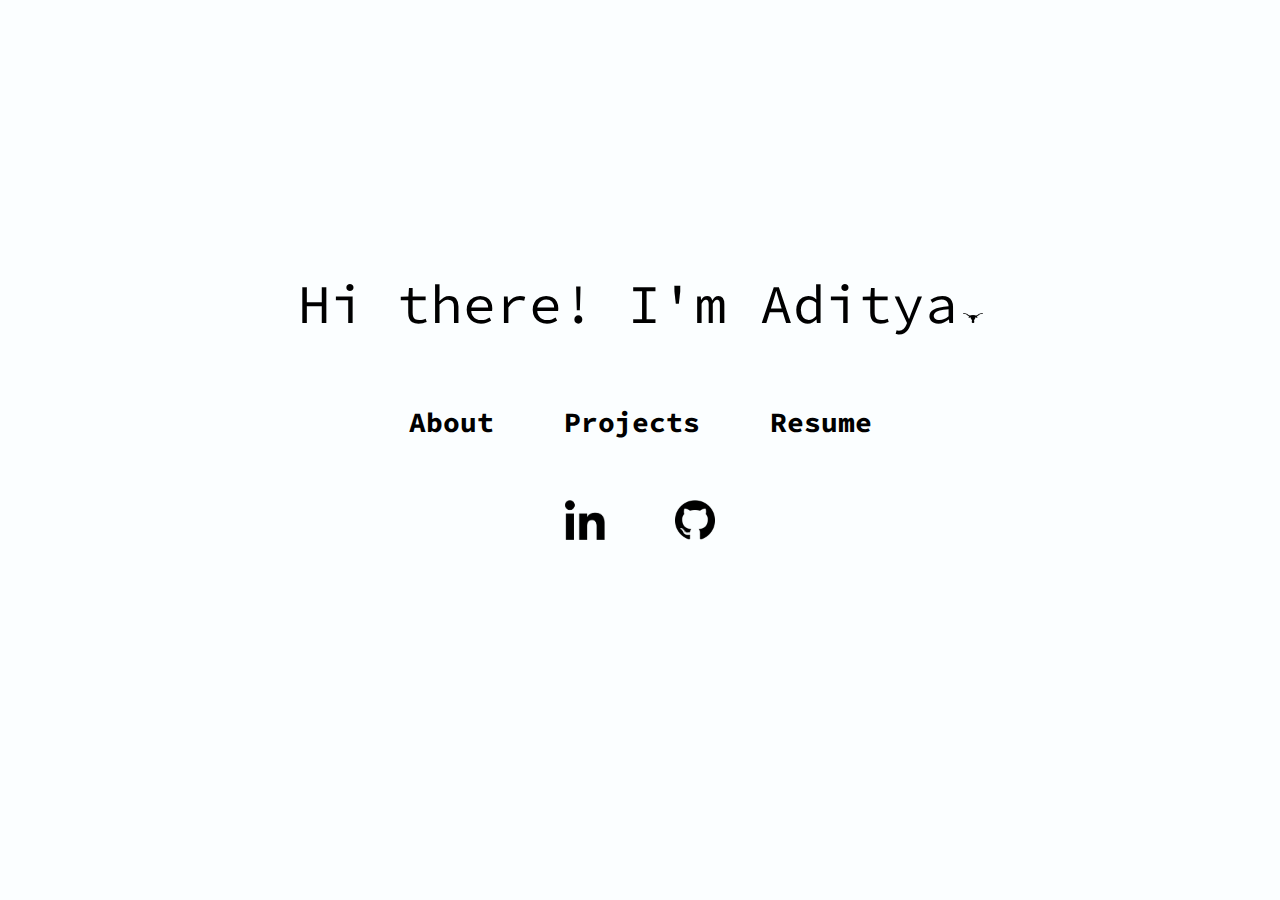
<file: index.html>
<!DOCTYPE html>

<html>
    <head>
        <link rel='stylesheet' href="css/standard.css">
        <link rel='stylesheet' href="css/nav_bar.css">
        <link rel="stylesheet" href="css/index.css">

        <link rel="preconnect" href="https://fonts.googleapis.com">
        <link rel="preconnect" href="https://fonts.gstatic.com" crossorigin> 
        <link href="https://fonts.googleapis.com/css2?family=Source+Code+Pro&family=Source+Sans+3&display=swap" rel="stylesheet"> 
    </head>
    <body>
        <h1>Hi there! I'm Aditya<span class="dot-replacement">.</span></h1>

        <div class='nav_links'>
            <a href='./sites/about.html'>About</a>
            <a href='sites/projects.html'>Projects</a>
            <a href='sites/resume.html'>Resume</a>
        </div>
        <div class='nav_links'>
            <a href='https://linkedin.com/in/aditya-n-03'><img id = "linkedin_image" src='images/linkedin_4.png'></a>
            <a href='https://github.com/adityanarayanan03'><img src='images/GitHub-Mark-Light-120px-plus.png'></a>
        </div>
    </body>
</html>
</file>
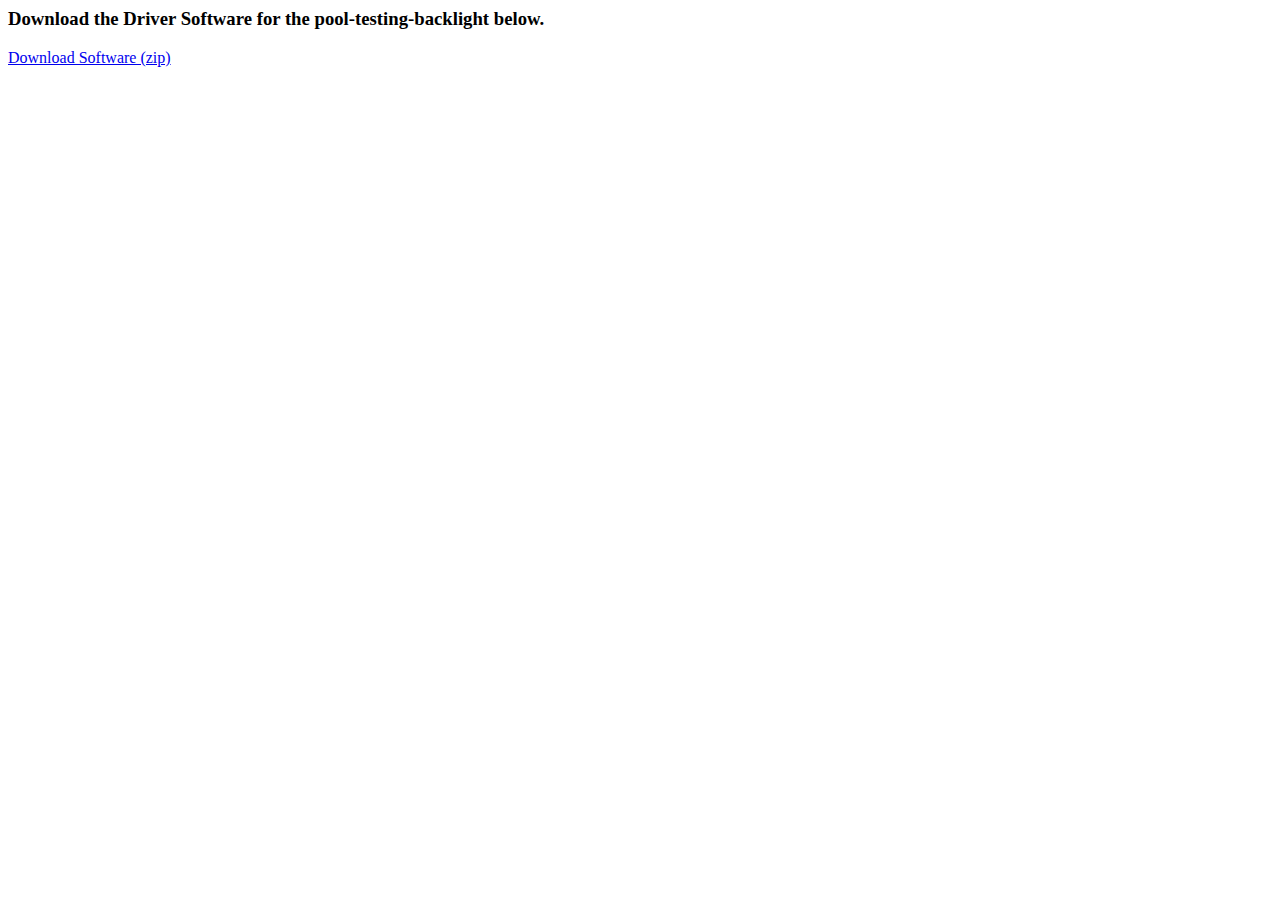
<file: downloads/pool_testing_backlight.html>
<!DOCTYPE html5>
<html>
<body>

<h3>Download the Driver Software for the pool-testing-backlight below.</h3>
  
<a href="pool_testing_backlight/exec_zip.zip" download="Pool Testing Backlight">Download Software (zip)</a>

</body>
</html>
</file>
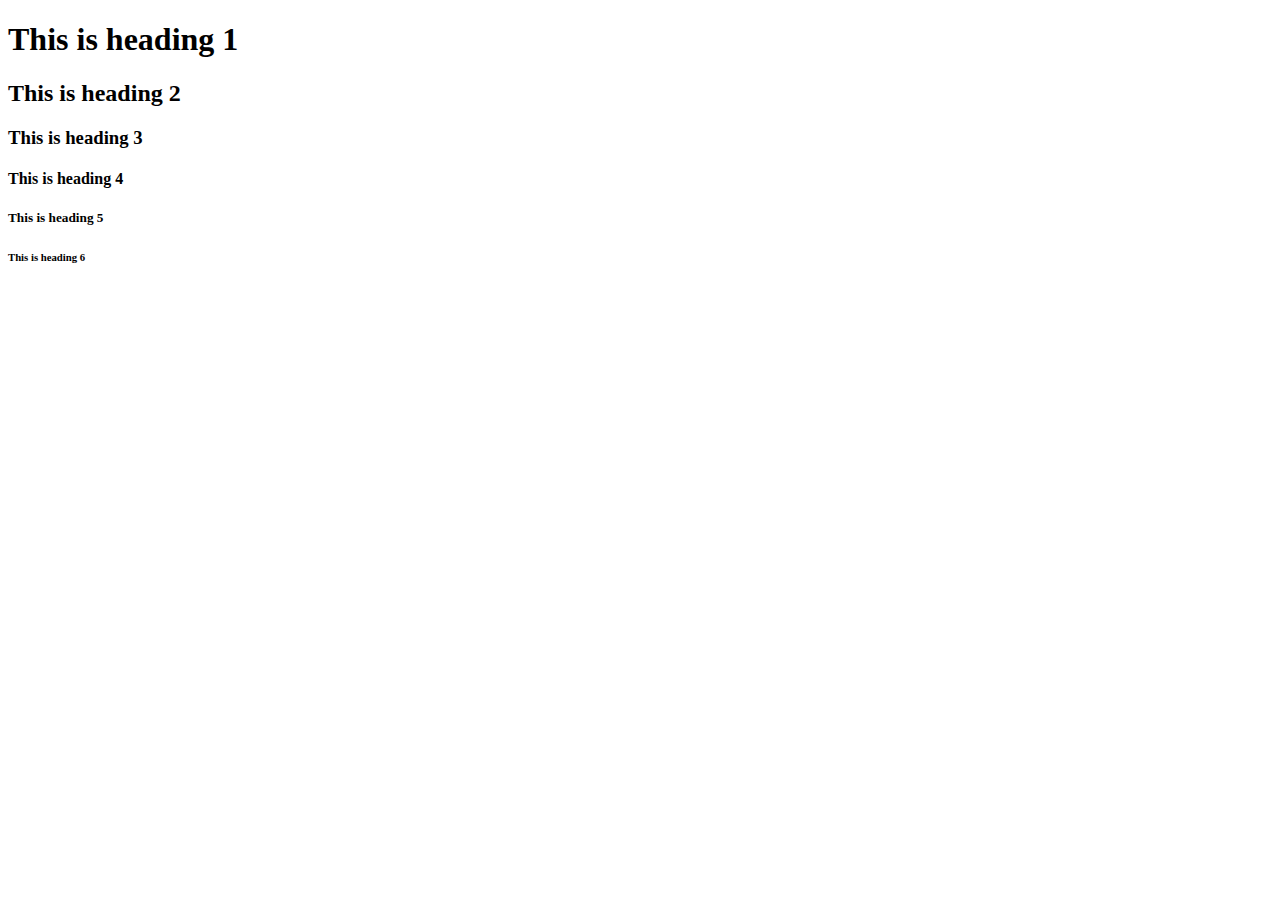
<file: files/test.html>
<!DOCTYPE html>
<html>
<body>

<h1>This is heading 1</h1>
<h2>This is heading 2</h2>
<h3>This is heading 3</h3>
<h4>This is heading 4</h4>
<h5>This is heading 5</h5>
<h6>This is heading 6</h6>

</body>
</html>
</file>
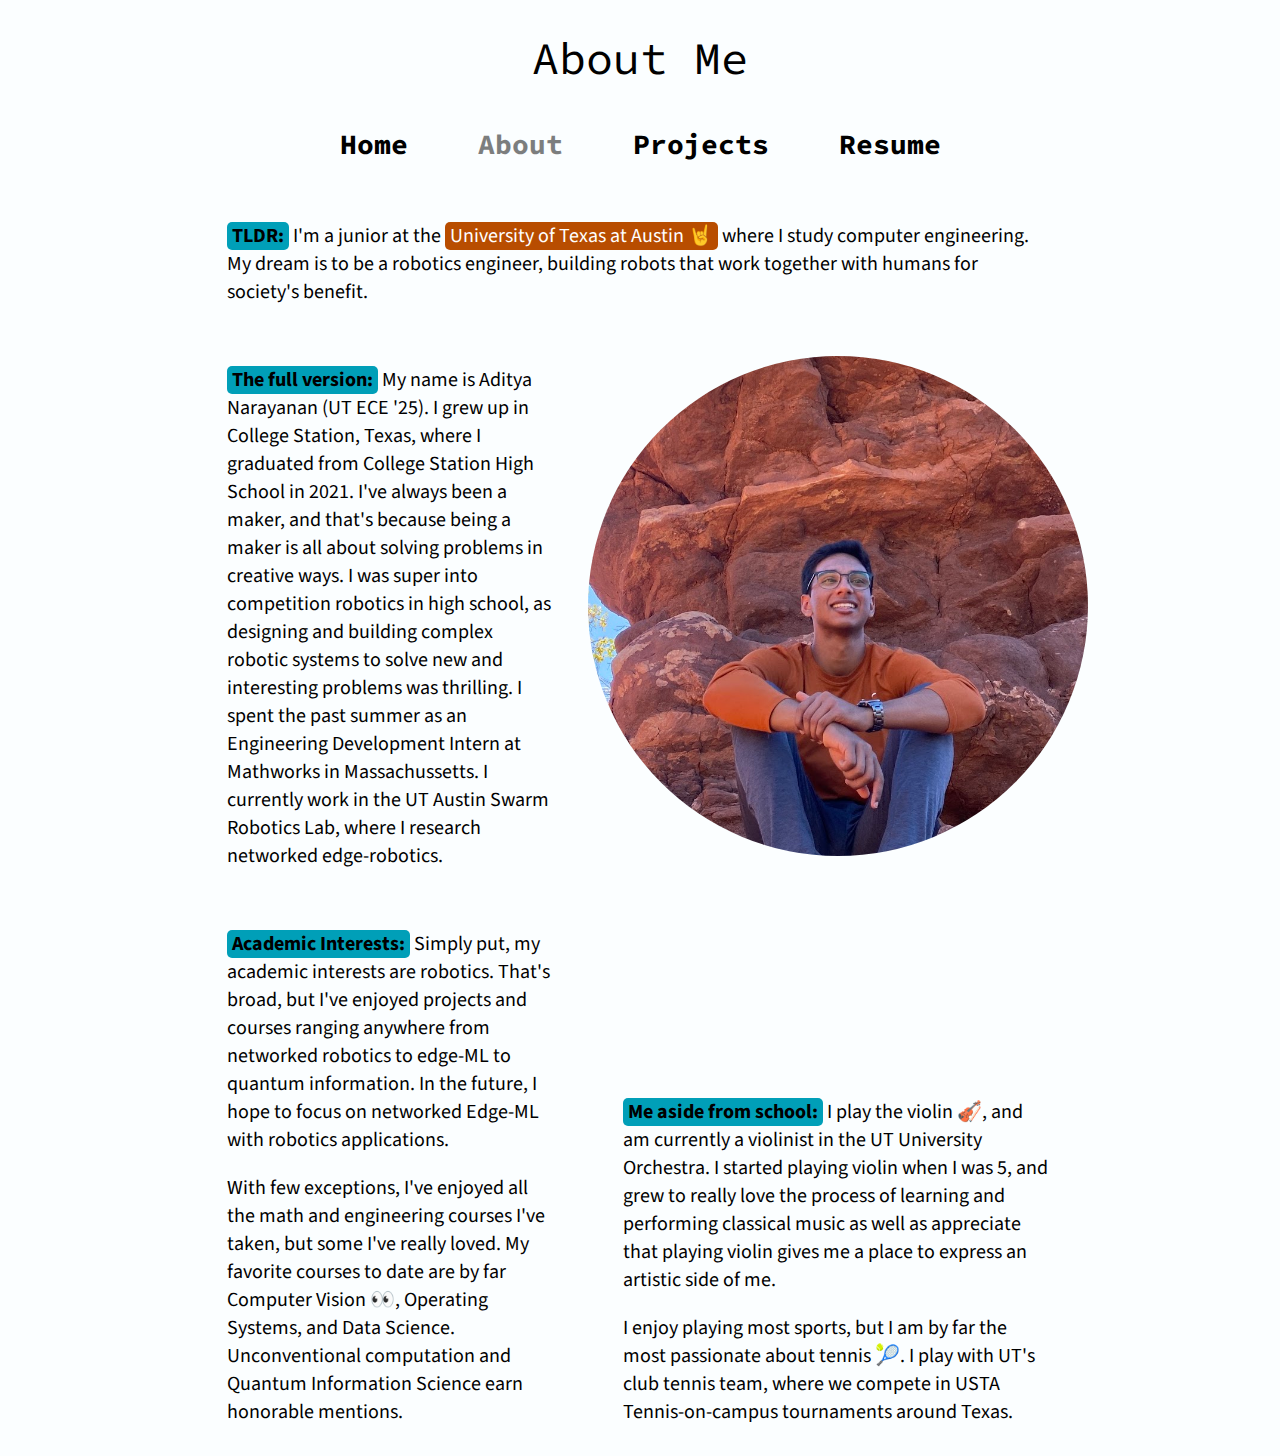
<file: sites/about.html>
<!DOCTYPE html>

<head>
    <link rel='stylesheet' href="../css/standard.css">
    <link rel='stylesheet' href="../css/nav_bar.css">
    <link rel='stylesheet' href="../css/about.css">
    <link rel="preconnect" href="https://fonts.googleapis.com">
    <link rel="preconnect" href="https://fonts.gstatic.com" crossorigin>
    <link href="https://fonts.googleapis.com/css2?family=Source+Sans+3&display=swap" rel="stylesheet">
    <link href="https://fonts.googleapis.com/css2?family=Source+Code+Pro&family=Source+Sans+3&display=swap" rel="stylesheet"> 
</head>

<body>
    <h1 id='title'>About Me</h1>

    <div class='nav_links'>
        <a href="../index.html">Home</a>
        <a href='' id='about'>About</a>
        <a href='projects.html'>Projects</a>
        <a href='resume.html'>Resume</a>
    </div>

    <div id='about_me_text'>
        <p class='text text_chunk' id="tldr"><span class="boxed_header">TLDR:</span> I'm a junior at the <span style="background-color:#B84D00; color: white; padding-left: 5px; padding-right: 5px; border-radius: 5px;">University of Texas at Austin 🤘</span> where I study computer engineering.
            My dream is to be a robotics engineer, building robots that work together with humans for society's benefit.
        </p>
        <p class='text text_chunk' id="full_version"><span class="boxed_header">The full version:</span> My name is Aditya Narayanan (UT ECE '25). 
                        I grew up in College Station, Texas, where I graduated from College Station High School in 2021. I've always been a maker, and that's because being a maker
                        is all about solving problems in creative ways. I was super into competition robotics in high school, as designing and building complex robotic systems
                        to solve new and interesting problems was thrilling. I spent the past summer as an Engineering Development Intern at Mathworks in Massachussetts. I currently work 
                        in the UT Austin Swarm Robotics Lab, where I research networked edge-robotics.
        </p>
        
        <div class="circular-landscape" id="image">
            <img src='../images/me.JPG'>
            <p id='hover_text'>&#x1F4CD; Garden of the Gods, Colorado Springs!</p>
        </div>

        <div class = "text_chunk" id="academic_interests">
            <p class="text"> <span class="boxed_header">Academic Interests:</span> Simply put, my academic interests are robotics. That's broad, but I've enjoyed projects and courses ranging anywhere 
                from networked robotics to edge-ML to quantum information. In the future, I hope to focus on networked Edge-ML with robotics applications.
            </p>
            <p class="text">
                With few exceptions, I've enjoyed all the math and engineering courses I've taken, but some I've really loved. My favorite 
                courses to date are by far Computer Vision &#x1F440;, Operating Systems, and Data Science. Unconventional computation and Quantum Information Science earn honorable mentions.
            </p>
        </div>

        <div class = "text_chunk" id="nonacademic_interests">
            <p class="text"><span class="boxed_header">Me aside from school:</span> I play the violin &#x1F3BB;, and am currently a violinist in the UT University Orchestra. I started playing violin when I was 5, and grew to 
                really love the process of learning and performing classical music as well as appreciate that playing violin gives me a place to 
                express an artistic side of me.
            </p>

            <p class="text">
                I enjoy playing most sports, but I am by far the most passionate about tennis &#x1F3BE;. I play with UT's club tennis team, where we compete in 
                USTA Tennis-on-campus tournaments around Texas.
            </p>
        </div>


    </div>

</body>
</file>
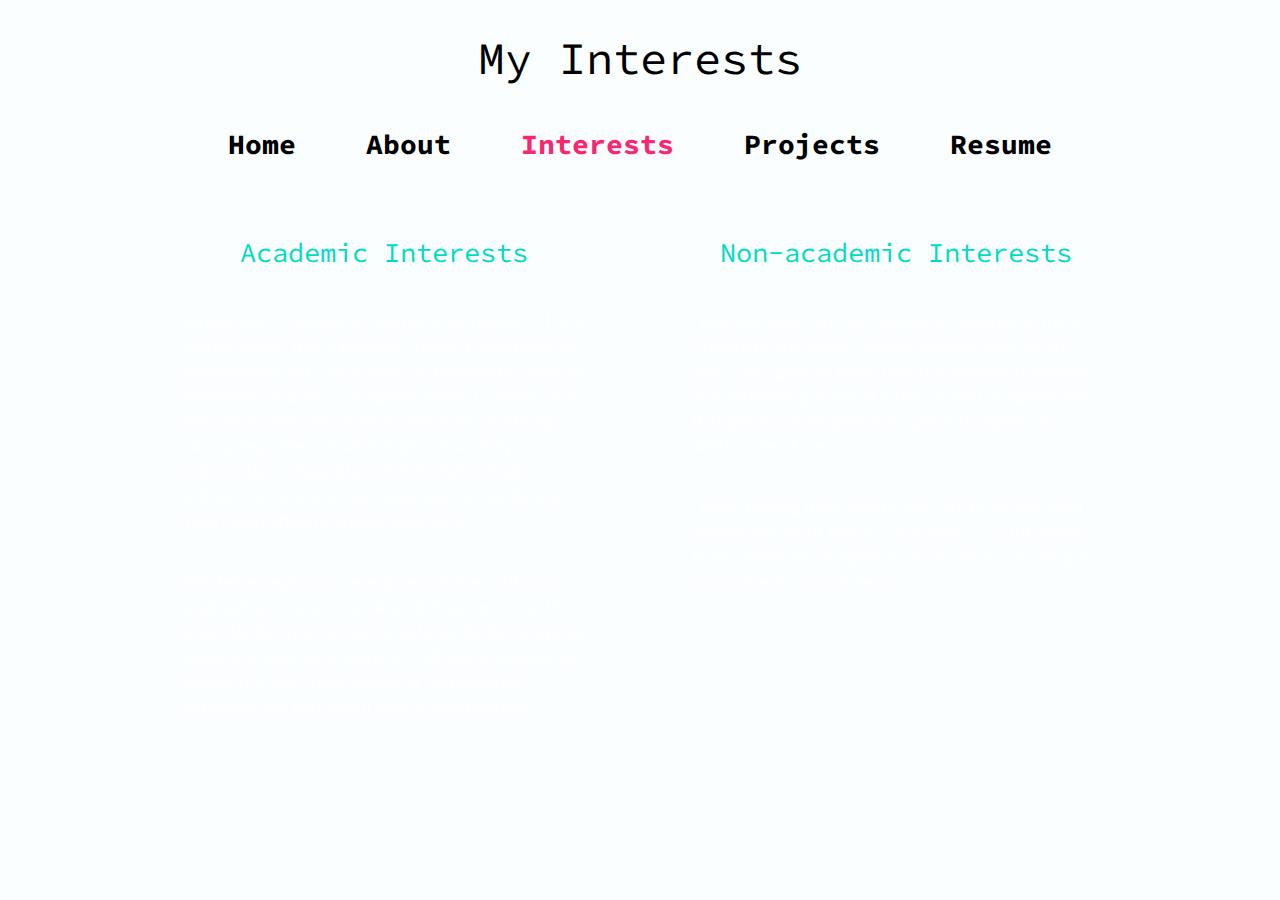
<file: sites/interests.html>
<!DOCTYPE html>

<head>
    <link rel='stylesheet' href="../css/standard.css">
    <link rel='stylesheet' href="../css/nav_bar.css">
    <link rel='stylesheet' href='../css/interests.css'>
    <link rel="preconnect" href="https://fonts.googleapis.com">
    <link rel="preconnect" href="https://fonts.gstatic.com" crossorigin>
    <link href="https://fonts.googleapis.com/css2?family=Source+Sans+3&display=swap" rel="stylesheet">
    <link href="https://fonts.googleapis.com/css2?family=Source+Code+Pro&family=Source+Sans+3&display=swap" rel="stylesheet">  
</head>

<body>
    <h1 id='title'>My Interests</h1>

    <div class='nav_links'>
        <a href="../index.html">Home</a>
        <a href='about.html' id='about'>About</a>
        <a href='' id = 'interests'>Interests</a>
        <a href='projects.html' id='projects'>Projects</a>
        <a href='resume.html'>Resume</a>
    </div>

    <div class="content">
        <div class = "interest_column" id="academic_interests">
            <h2>Academic Interests</h2>
            <p>Simply put, my academic interests are robotics. If that sounds broad, that's because I haven't committed to specialization yet. 
                I've worked on projects focusing on Networked Robotics, Computer Vision, Controls, and even Blockchain, and enjoyed them all. 
                One thing I can say regardless of what topic I'm working on, is: I build systems. Regardless of if it's Networked Robotics or 
                Controls, I am dedicated to combining theory with efficient implementations.
            </p>
            <p>
                With few exceptions, I've enjoyed all the math and engineering courses I've taken, but some I've really loved. My favorite 
                courses to date are by far Computer Vision and Operating Systems. Following closesly are Algorithms and Unconventional Computation (especially 
                the part about analog computation).
            </p>
        </div>

        <div class = "interest_column" id="nonacademic_interests">
            <h2>Non-academic Interests</h2>
                <p>I play the violin, and am currently a violinist in the UT University Orchestra. I started playing violin when I was 5, and grew to 
                    really love the process of learning and performing classical music as well as appreciate that playing violin gives me a place to 
                    express an artistic side of me.
                </p>

                <p>
                    I enjoy playing most sports, but I am by far the most passionate about tennis. I play with UT's club tennis team, where we compete in 
                    USTA Tennis-on-campus tournaments around Texas.
                </p>
        </div>

    </div>

</body>
</file>
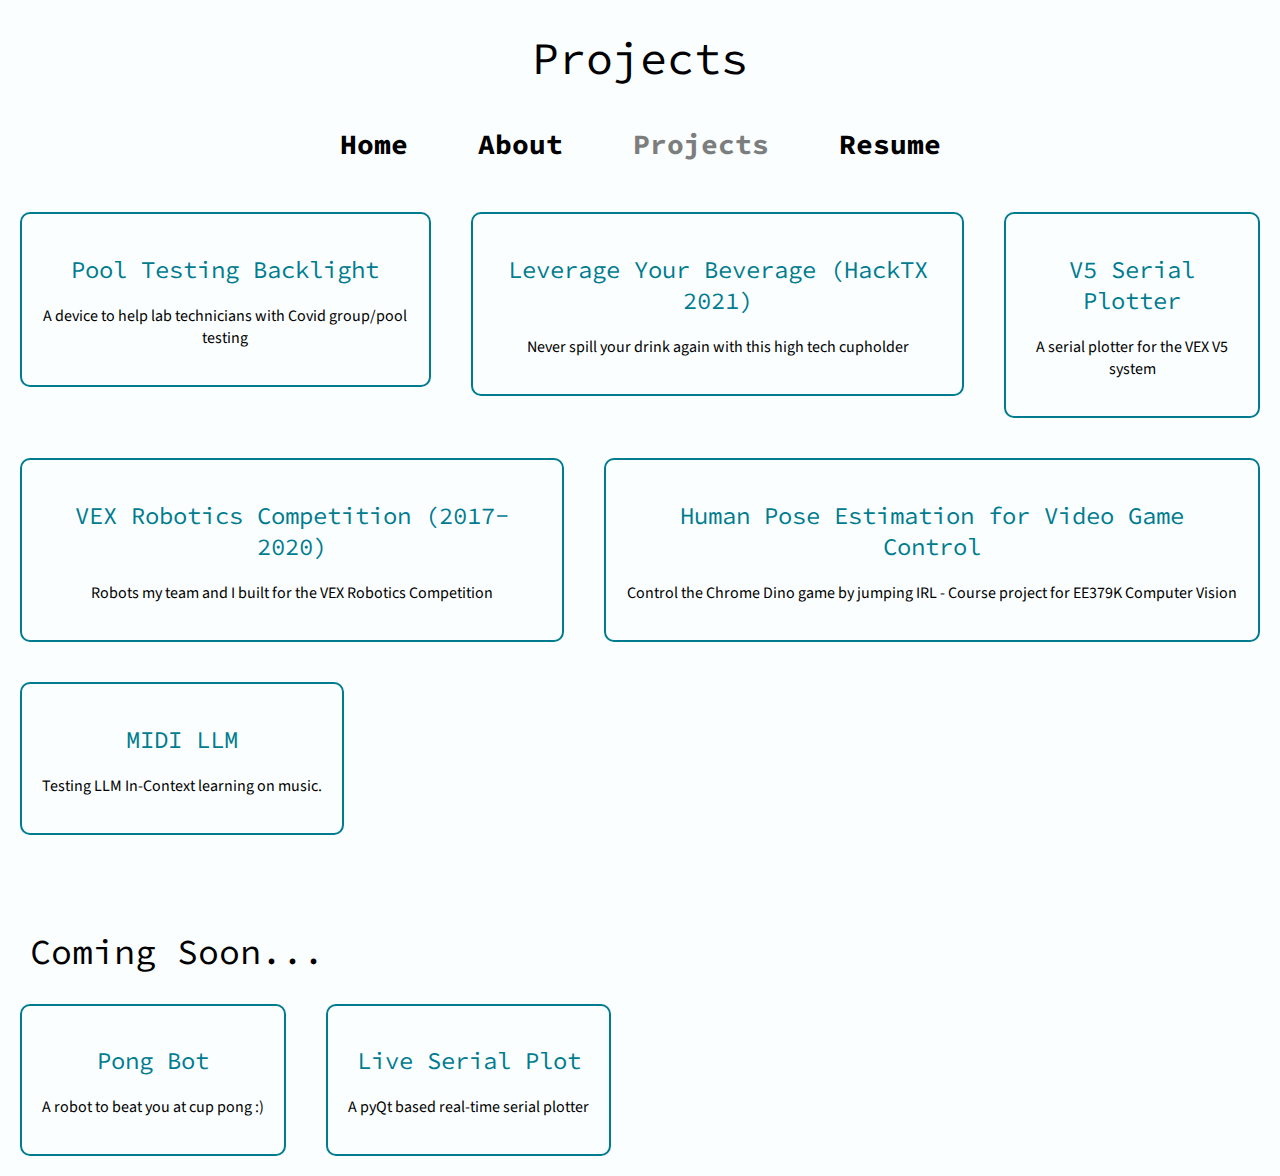
<file: sites/projects.html>
<!DOCTYPE html>

<head>
    <link rel='stylesheet' href="../css/standard.css">
    <link rel='stylesheet' href="../css/nav_bar.css">
    <link rel='stylesheet' href='../css/projects.css'>
    <link rel="preconnect" href="https://fonts.googleapis.com">
    <link rel="preconnect" href="https://fonts.gstatic.com" crossorigin>
    <link href="https://fonts.googleapis.com/css2?family=Source+Sans+3&display=swap" rel="stylesheet"> 
    <link href="https://fonts.googleapis.com/css2?family=Source+Code+Pro&family=Source+Sans+3&display=swap" rel="stylesheet"> 
</head>

<body>
    <h1 id='title'>Projects</h1>

    <div class='nav_links'>
        <a href="../index.html">Home</a>
        <a href='about.html' id='about'>About</a>
        <a href='' id='projects'>Projects</a>
        <a href='resume.html'>Resume</a>
    </div>

    <div class='main_body'>
        <div class='project_row'>
            <a href='https://github.com/adityanarayanan03/pool-testing-backlight'>
                <div class='project'>
                    <h2>Pool Testing Backlight</h2>
                    <p>A device to help lab technicians with Covid group/pool testing</p>
                    <!--<img src='../images/pool_testing_backlight.JPG'>-->
                </div>
            </a>
            <a href='https://devpost.com/software/leverage-your-beverage'>
                <div class='project'>
                    <!--<img src='../images/leverage_your_beverage.jpg'>-->
                    <h2>Leverage Your Beverage (HackTX 2021)</h2>
                    <p>Never spill your drink again with this high tech cupholder</p>
                </div>
            </a>
            <a href="https://github.com/adityanarayanan03/V5SerialPlotter">
                <div class='project'>
                    <!--<img src='../images/serial_plotter.jpg'>-->
                    <h2>V5 Serial Plotter</h2>
                    <p>A serial plotter for the VEX V5 system</p>
                </div>
            </a>
        </div>
        <div class='project_row'>
            <a href='vex_robotics.html'>
                <div class="project">
                    <!--<img src='../images/robotics.JPG'>-->
                    <h2>VEX Robotics Competition (2017-2020)</h2>
                    <p>Robots my team and I built for the VEX Robotics Competition</p>
                </div>
            </a>

            <a href = 'https://github.com/adityanarayanan03/EE379K'>
                <div class="project">
                    <h2>Human Pose Estimation for Video Game Control</h2>
                    <p>Control the Chrome Dino game by jumping IRL - Course project for EE379K Computer Vision</p>
                </div>
            </a>

        </div>

        <div class="project_row">
            <a>
                <div class="project">
                    <h2>MIDI LLM</h2>
                    <p>Testing LLM In-Context learning on music.</p>
                </div>
            </a>
        </div>

        <h1 id="sub_title">Coming Soon...</h1>

        <div class = "project_row">
            <a href="https://photos.app.goo.gl/hphGidhBL9ZUnUhp9">
                <div class="project">
                    <h2>Pong Bot</h2>
                    <p>A robot to beat you at cup pong :)</p>
                </div>
            </a>
            <a href="https://photos.app.goo.gl/e1yXFNtePbW3y2iLA">
                <div class="project">
                    <h2>Live Serial Plot</h2>
                    <p>A pyQt based real-time serial plotter</p>
                </div>
            </a>
        </div>
    </div>
</body>
</file>
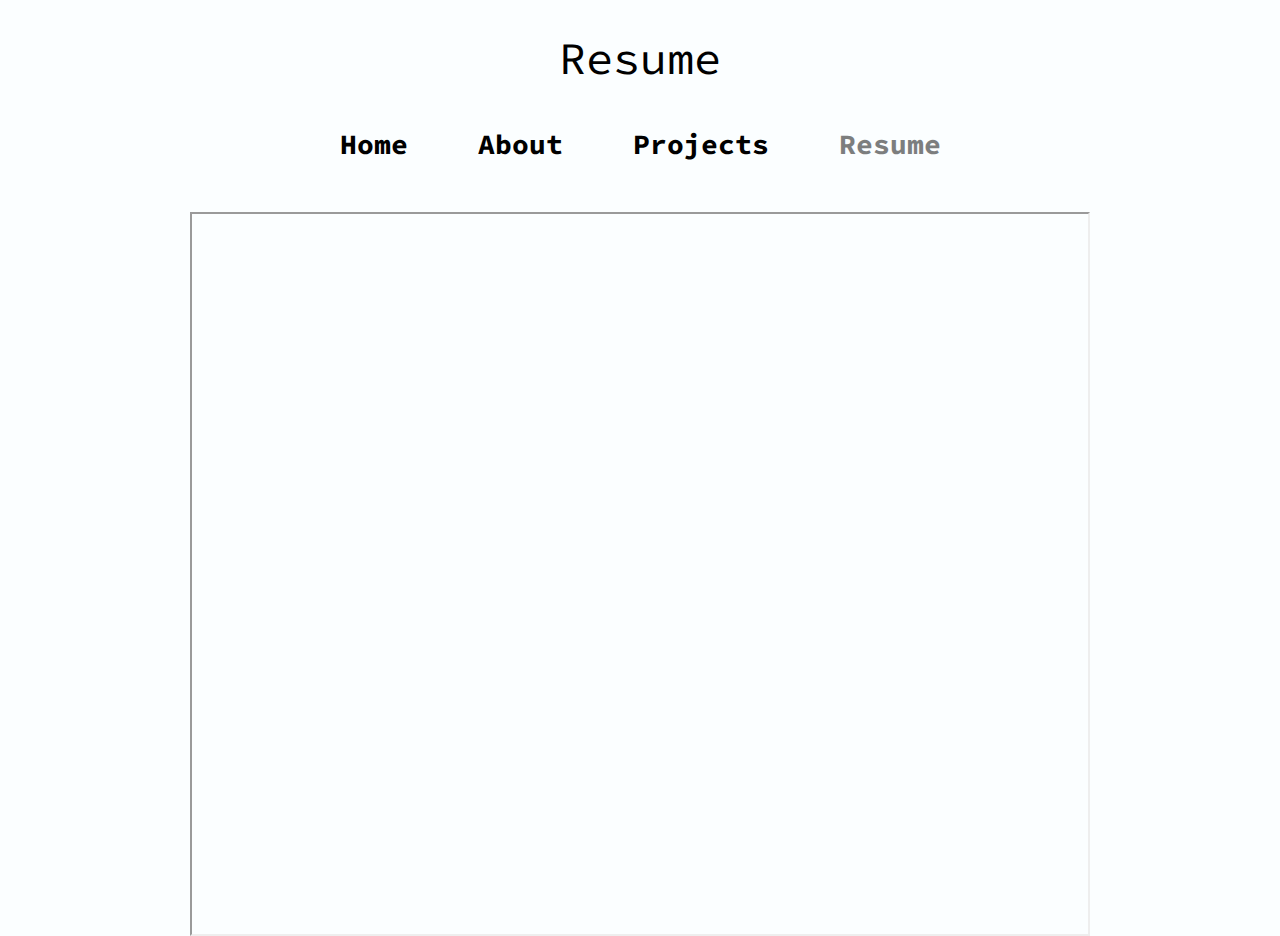
<file: sites/resume.html>
<!DOCTYPE html>

<head>
    <link rel='stylesheet' href="../css/standard.css">
    <link rel='stylesheet' href="../css/nav_bar.css">
    <link rel='stylesheet' href='../css/resume.css'>
    <link rel="preconnect" href="https://fonts.googleapis.com">
    <link rel="preconnect" href="https://fonts.gstatic.com" crossorigin> 
    <link href="https://fonts.googleapis.com/css2?family=Source+Code+Pro&family=Source+Sans+3&display=swap" rel="stylesheet"> 
</head>

<body>
    <h1 id='title'>Resume</h1>

    <div class='nav_links'>
        <a href="../index.html">Home</a>
        <a href='about.html' id='about'>About</a>
        <a href='projects.html'>Projects</a>
        <a href='' id="resume">Resume</a>
    </div>

    <div class='resume'>
        <iframe src='../files/resume_july_23.pdf'></iframe>
    </div>
</body>
</file>
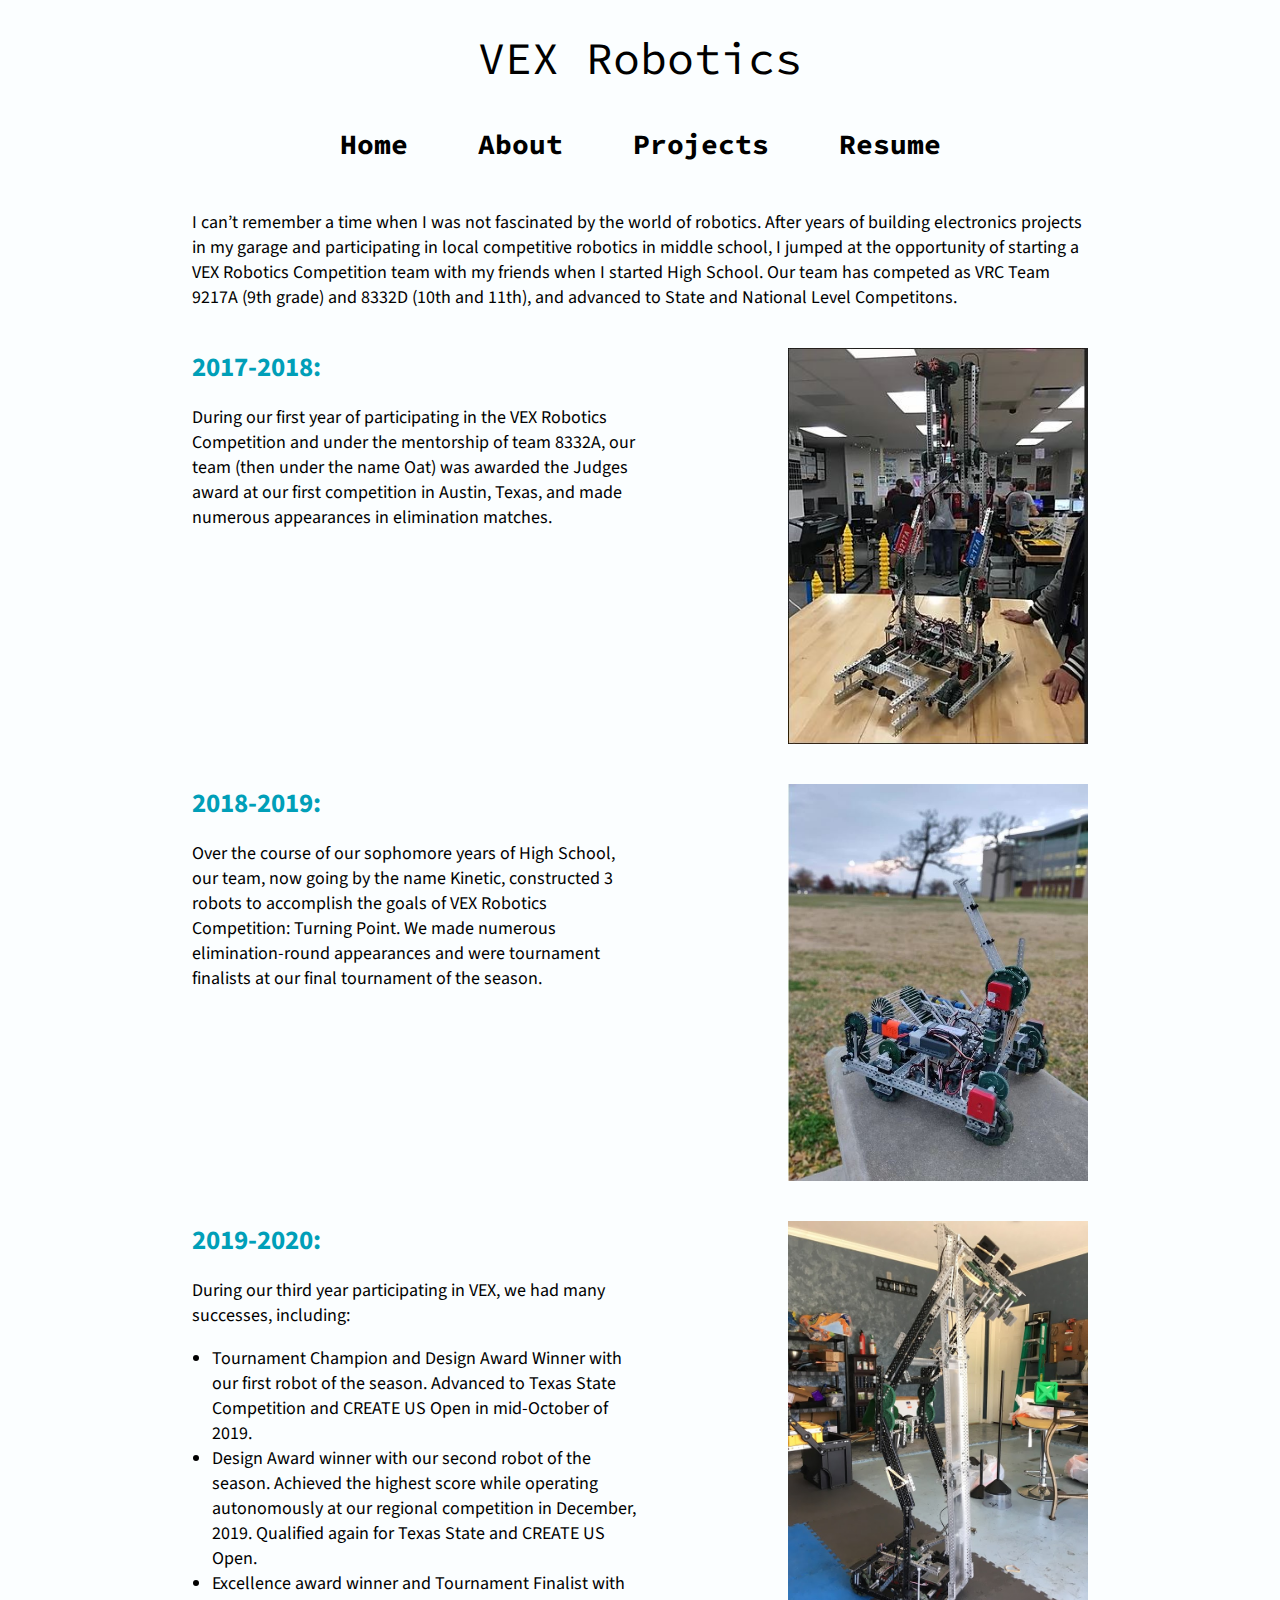
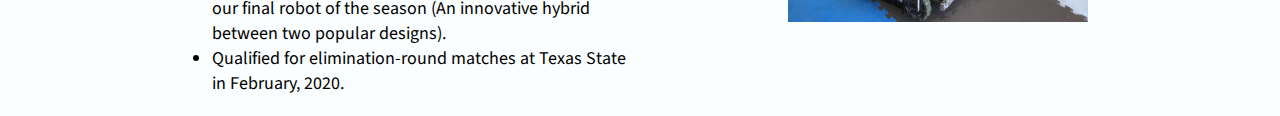
<file: sites/vex_robotics.html>
<!DOCTYPE html>

<head>
    <link rel='stylesheet' href="../css/standard.css">
    <link rel='stylesheet' href="../css/nav_bar.css">
    <link rel='stylesheet' href='../css/vex_robotics.css'>
    <link rel="preconnect" href="https://fonts.googleapis.com">
    <link rel="preconnect" href="https://fonts.gstatic.com" crossorigin>
    <link href="https://fonts.googleapis.com/css2?family=Source+Sans+3&display=swap" rel="stylesheet">
    <link href="https://fonts.googleapis.com/css2?family=Source+Code+Pro&family=Source+Sans+3&display=swap" rel="stylesheet"> 
</head>


<body>
    <h1 id='title'>VEX Robotics</h1>

    <div class='nav_links'>
        <a href="../index.html">Home</a>
        <a href='about.html' id='about'>About</a>
        <a href='projects.html' id='projects'>Projects</a>
        <a href='resume.html'>Resume</a>
    </div>

    <div class='main_content'>
        <p>I can’t remember a time when I was not fascinated by the world of robotics. 
            After years of building electronics projects in my garage and participating in local competitive robotics in middle school, 
            I jumped at the opportunity of starting a VEX Robotics Competition team with my friends when I started High School. 
            Our team has competed as VRC Team 9217A (9th grade) and 8332D (10th and 11th), and advanced to State and National Level Competitons.
        </p>


        <div class='year'>
            <div class='text'>
                <h2>2017-2018:</h2>
                <p>During our first year of participating in the VEX Robotics Competition and under the mentorship of team 8332A, 
                    our team (then under the name Oat) was awarded the Judges award at our first competition in Austin, Texas, and made numerous appearances in elimination matches.
                </p>
            </div>
            <div class = 'image'>
                <img id='in_the_zone' src='../images/InTheZone.JPG'>
            </div>
        </div>

        <div class='year'>
            <div class='text'>
                <h2>2018-2019:</h2>
                <p>Over the course of our sophomore years of High School, our team, now going by the name Kinetic, constructed 3 robots to accomplish the goals of 
                    VEX Robotics Competition: Turning Point. We made numerous elimination-round appearances and were tournament finalists at our final tournament of the season.
                </p>
            </div>
            <div class = 'image'>
                <img id='in_the_zone' src='../images/TurningPoint.JPG'>
            </div>
        </div>

        <div class='year'>
            <div class='text'>
                <h2>2019-2020:</h2>
                <p>During our third year participating in VEX, we had many successes, including:</p>
                <div id='list'>
                    <li>Tournament Champion and Design Award Winner with our first robot of the season. Advanced to Texas State Competition and CREATE US Open in mid-October of 2019.</li>
                    <li>Design Award winner with our second robot of the season. Achieved the highest score while operating autonomously at our regional competition in December, 2019. 
                        Qualified again for Texas State and CREATE US Open.
                    </li>
                    <li>Excellence award winner and Tournament Finalist with our final robot of the season (An innovative hybrid between two popular designs).</li>
                    <li>Qualified for elimination-round matches at Texas State in February, 2020.</li>
                </div>
            </div>
            <div class = 'image'>
                <img id='in_the_zone' src='../images/IMG_2645.JPG'>
            </div>
        </div>
    </div>
</body>
</file>
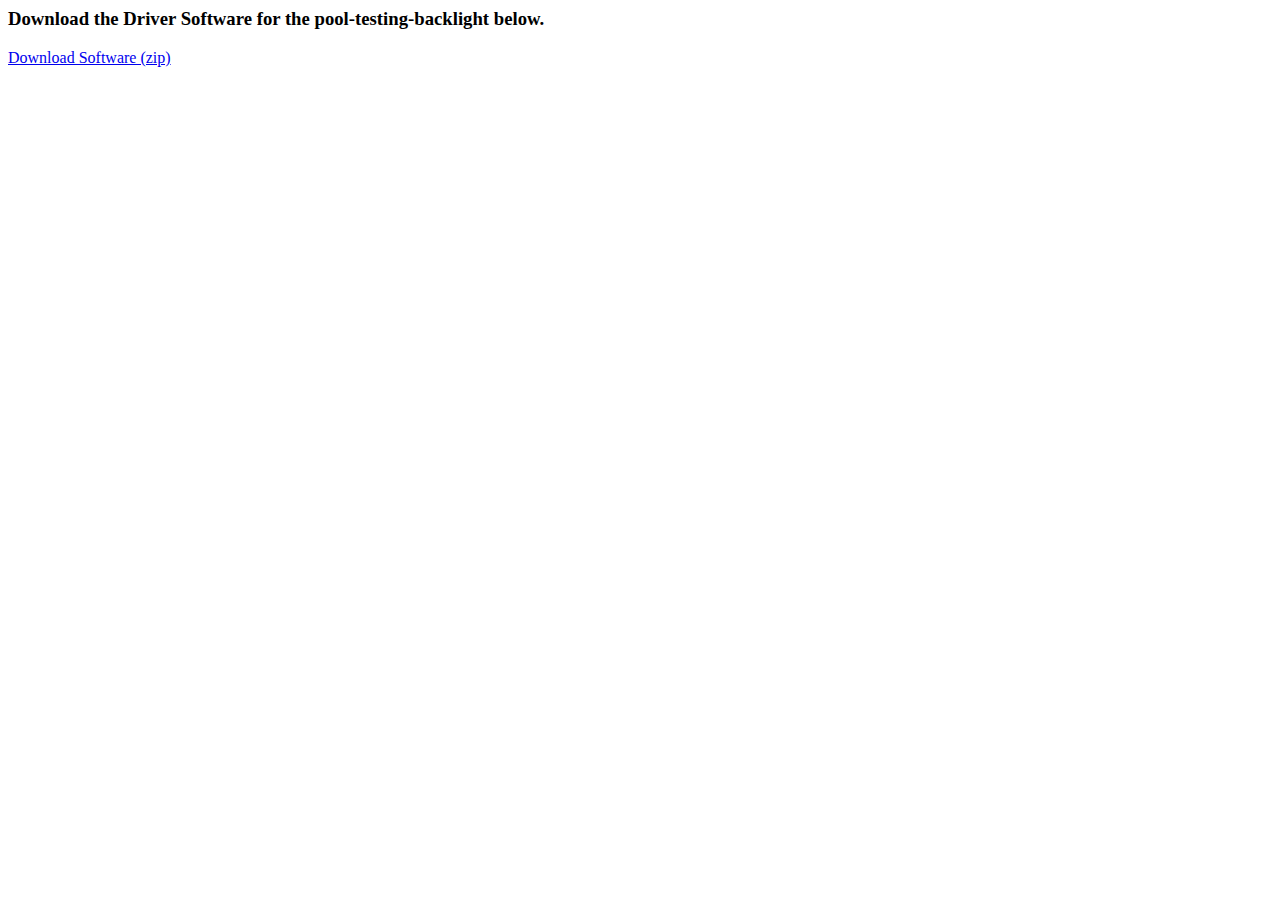
<file: projects/pool_testing_backlight/pool_testing_backlight.html>
<!DOCTYPE html5>
<html>

<body>

    <h3>Download the Driver Software for the pool-testing-backlight below.</h3>

    <a href="exec_zip.zip" download="Pool Testing Backlight">Download Software (zip)</a>

</body>

</html>
</file>
<file: css/standard.css>
:root {
    --background-color: #FBFEFF;
    --text-color: #000000;
    --accent-1: #B84D00;
    --accent-2: #009FB8;
    --accent-3: #007C8F;
    --image-colors: invert(180);
}

body {
    background-size: cover;
    background-color: var(--background-color);
    margin: 0px;
    min-height: 90vh;
}

#title {
    color: var(--text-color);
    display: grid;
    place-content: center;
    font-weight: normal;
    font-size: 45px;
    margin-bottom: 10px;
    font-family: 'Source Code Pro', monospace;
}

#sub_title {
    color: var(--text-color);
    display: grid;
    justify-content: center;
    font-weight: normal;
    font-size: 35px;
    margin-bottom: 10px;
    font-family: 'Source Code Pro', monospace;
}
</file>
<file: css/nav_bar.css>
@import url(standard.css);

.nav_links {
    /*font-family: Brandon Text,-apple-system,BlinkMacSystemFont,Segoe UI,Roboto,Oxygen-Sans,Ubuntu,Cantarell,Helvetica Neue,sans-serif;*/
    font-family: "Source Code Pro", monospace;
    text-align: center;
    font-weight: bold;
}

.nav_links a {
    display:inline-block;
    padding-left: 10px;
    padding-right: 10px;
    padding-top: 0px;
    padding-bottom: 2px;

    margin-left: 20px;
    margin-right: 20px;
    margin-top: 30px;
    margin-bottom:28px;
    font-size: 28px;
    text-decoration: none;
    color: var(--text-color);
}

.nav_links a:hover {
    /*background-color: var(--accent-1);
    color: white;
    border-radius:5px;*/
    opacity: 0.5;
}

.nav_links>a>img {
    height: 40px;
    width: 40px;
}
</file>
<file: css/index.css>
@import url(standard.css);

img {
    filter: var(--image-colors);
}

body {
    display: grid;
    place-content: center;
}

h1 {
    font-size: clamp(1rem, 3vw + 1rem, 4rem);
    position: relative;
    font-family: "Source Code Pro", monospace;
    width: max-content;
    color: var(--text-color);
    font-weight: normal;
}

.dot-replacement{
    display: inline-block;
    background: url("../images/longhorn-transparent.png") no-repeat;
    width: 20px;
    height: 20px;
    background-size: contain;
    text-indent: -9999px;
    vertical-align: bottom;
    margin-left: 5px;
    margin-bottom: 5px;
    filter: var(--image-colors);
}
</file>
<file: css/about.css>
@import url(standard.css);

body {
    font-family: 'Source Code Pro', monospace;
}

#about_me_text {
    font-family: 'Source Sans 3', sans-serif;
    font-size: 20px;
    display: grid;
    grid-template-columns: 1fr 1fr;
    grid-template-rows: auto;
    place-content: center;
    justify-content: center;
    width: 70vw;
    text-align: left;
    margin: auto;
}

.text {
    color: var(--text-color);
}

.circular-landscape>img{
    width: auto;
    height: 100%;
    margin-left: -125px;
}

.circular-landscape:hover img{
    opacity: 0.4;
}

.circular-landscape:hover #hover_text {
    display: inline-block;
    opacity: 1;
}

.circular-landscape{
    display: inline-block;
    position: relative;
    width: 500px;
    height: 500px;
    overflow: hidden;
    border-radius: 50%;

    margin: 20px auto;

    grid-column-start: 2;
    grid-column-end: -1;
    grid-row-start: 2;
    grid-row-end: 4;
}

#hover_text {
    display: none;
    color: var(--text-color);
    position: absolute;
    top: 50%; /* Center vertically */
    left: 50%; /* Center horizontally */
    transform: translate(-50%, -50%); /* Center precisely */
    text-align: center;
}


#about {
    /*background-color: var(--accent-1);
    color: white;
    border-radius: 5px;*/
    opacity: 0.5;
}

#tldr {
    grid-column-start: 1;
    grid-column-end: -1;

    grid-row-start: 1;
    grid-row-end: 2;
}

#full_version {
    grid-column-start: 1;
    grid-column-end: 2;

    grid-row-start: 2;
    grid-row-end: 3;
}

#academic_interests{
    grid-column-start: 1;
    grid-column-end: 2;

    grid-row-start: 3;
    grid-row-end: 5;
}

#nonacademic_interests{
    grid-column-start: 2;
    grid-column-end: -1;

    grid-row-start: 4;
    grid-row-end: 5;
}

.text_chunk{
    padding-top: 10px;
    padding-bottom: 10px;
    padding-left: 20px;
    padding-right: 20px;

    margin-right: 15px;
    margin-left: 15px;

    height: fit-content;
}

.boxed_header {
    color:var(--text-color); 
    font-weight: bold; 
    background-color: var(--accent-2);
    padding-left: 5px;
    padding-right: 5px;
    border-radius: 5px;
}
</file>
<file: css/interests.css>
#interests {
    color:#F92672;
}

.content {
    color: white;
    font-family: 'Source Sans 3', sans-serif;
    width: 80%;
    margin: auto;
    font-size: 18px;

    display: grid;
    grid-template-columns: 50%;
    padding-top: 20px;
    padding-bottom: 20px;
}

.interest_column{
    display:grid;
    justify-content: center;
    align-content:start;
}

#academic_interests{
    grid-column-start: 1;
    grid-column-end: 2;

    grid-row-start: 1;
    grid-row-end: 2;
}

#nonacademic_interests{
    grid-column-start: 2;
    grid-column-end: -1;

    grid-row-start: 1;
    grid-row-end: 2;
}

h2 {
    color: #03dac5;
    font-family: "Source Code Pro", monospace;
    font-weight: normal;

    display:grid;
    justify-content: center;

    height: fit-content;
}

p {
    margin-left: 10%;
    margin-right: 10%;
}
</file>
<file: css/projects.css>
@import url(standard.css);

.main_body {
    display: grid;
    place-content: center;
    text-align: center;
}

#projects {
    /*
    background-color:var(--accent-1);
    color: white;
    border-radius: 5px;*/
    opacity: 0.5;
}

#sub_title {
    margin-top:75px;
    place-self: flex-start;

    margin-left: 30px;
    margin-right: 20px;
}

.project_row {
    text-align: center;
    display: flex;
    padding-top: 20px;
    padding-bottom: 20px;
    place-content:flex-start;
}

.project_row>a {
    text-decoration: none;
}

.project {
    padding:20px;
    border: 2px var(--accent-3);
    border-style: solid;
    border-radius: 10px;
    margin-left: 20px;
    margin-right: 20px;
}

.project > h2 {
    color: var(--accent-3);
    font-family: "Source Code Pro", monospace;
    font-weight: normal;
}

.project > img {
    height: 200px;
}

.project>p {
    color: var(--text-color);
    font-family: 'Source Sans 3', sans-serif;
}

.project:hover {
    /*background-color: rgba(256, 126, 112,.8);*/
    transform: scale(1.01);
}

.project:hover > h2{
    color: var(--accent-1);
}

.project:hover > p {
    color: var(--accent-1);
}
</file>
<file: css/resume.css>
@import url(standard.css);

#resume {
    opacity: 0.5;
}

.resume {
    margin: auto;
    display: grid;
    text-align: center;
    padding-top: 20px;
}

.resume>iframe {
    width: 70%;
    height: 80vh;
    margin: auto;
}
</file>
<file: css/vex_robotics.css>
@import url(standard.css);

.main_content {
    color: var(--text-color);
    font-family: 'Source Sans 3', sans-serif;
    width: 70%;
    margin: auto;
    font-size: 18px;
}

h2 {
    color: var(--accent-2);
    margin-top: 0px;
    margin-bottom: 0px;
}

img {
    width: 300px;
}

#list {
    padding-left: 20px;
}

.year {
    display: grid;
    grid-template-columns: 50%;
    padding-top: 20px;
    padding-bottom: 20px;
}

.year>.text {
    grid-column-start: 1;
    grid-column-end: 2;
}

.year>.image {
    grid-column-start: 2;
    grid-column-end: -1;
    display: grid;
    justify-content: right;
}
</file>
